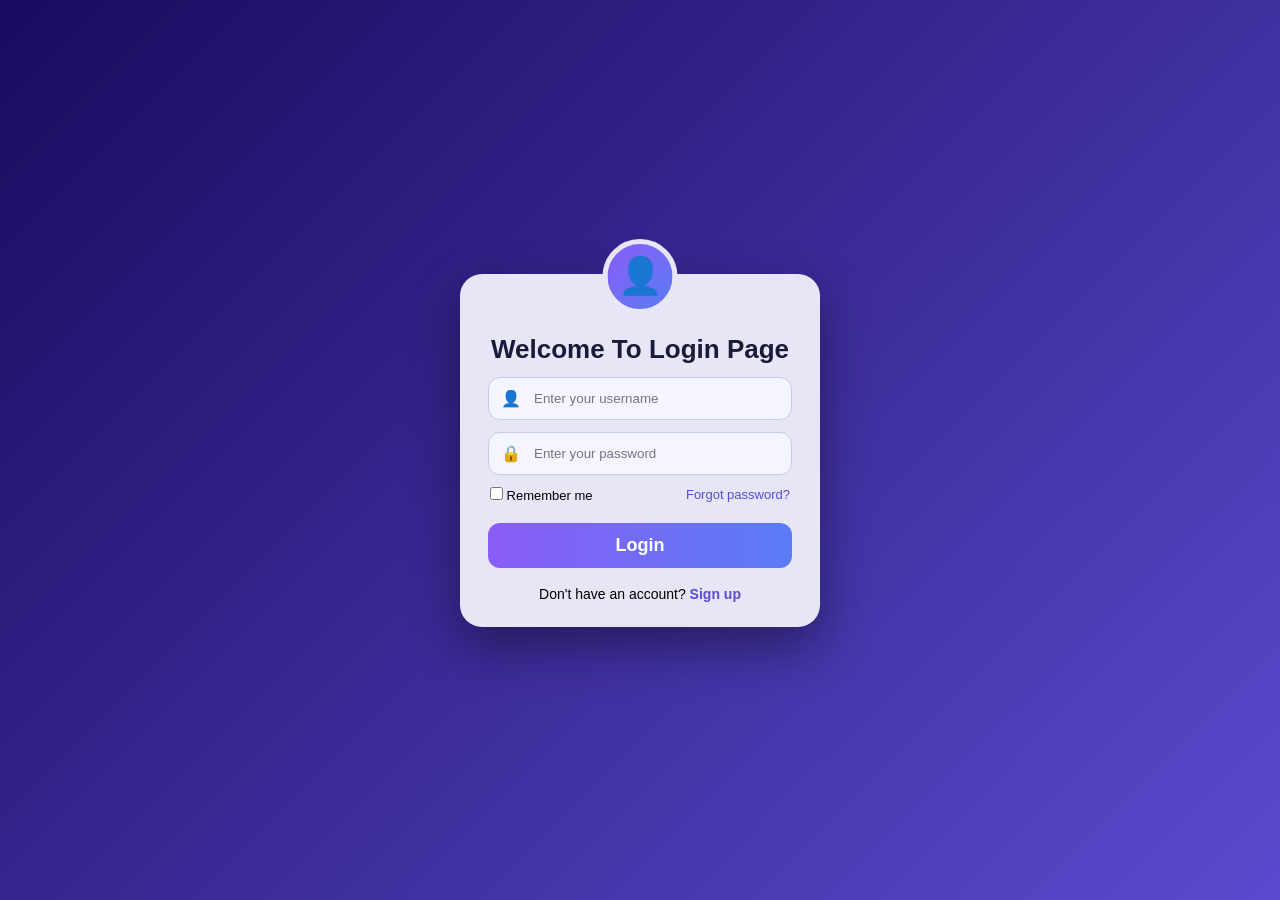
<file: index.html>
<!DOCTYPE html>
<html lang="en">
<head>
    <meta charset="UTF-8">
    <meta name="viewport" content="width=device-width, initial-scale=1.0">
    <title></title>
    <link rel="stylesheet" href="style.css">
</head>
<body>
    <div class="card">
        <div class="icon">👤</div>
        <h1>Welcome To Login Page</h1>

        <div class="input-box">
            <span>👤</span>
            <input id="username" type="text" placeholder="Enter your username">
        </div>

        <div class="input-box">
            <span>🔒</span>
            <input id="password" type="password" placeholder="Enter your password">
        </div>

        <div class="options">
            <label><input type="checkbox"> Remember me</label>
            <a href="#">Forgot password?</a>
        </div>

        <button id="loginBtn">Login</button>
        <div id="msg"></div>

        <div class="signup">Don't have an account? <b>Sign up</b></div>
    </div>

    <script src="main.js"></script>
</body>
</html>
</file>
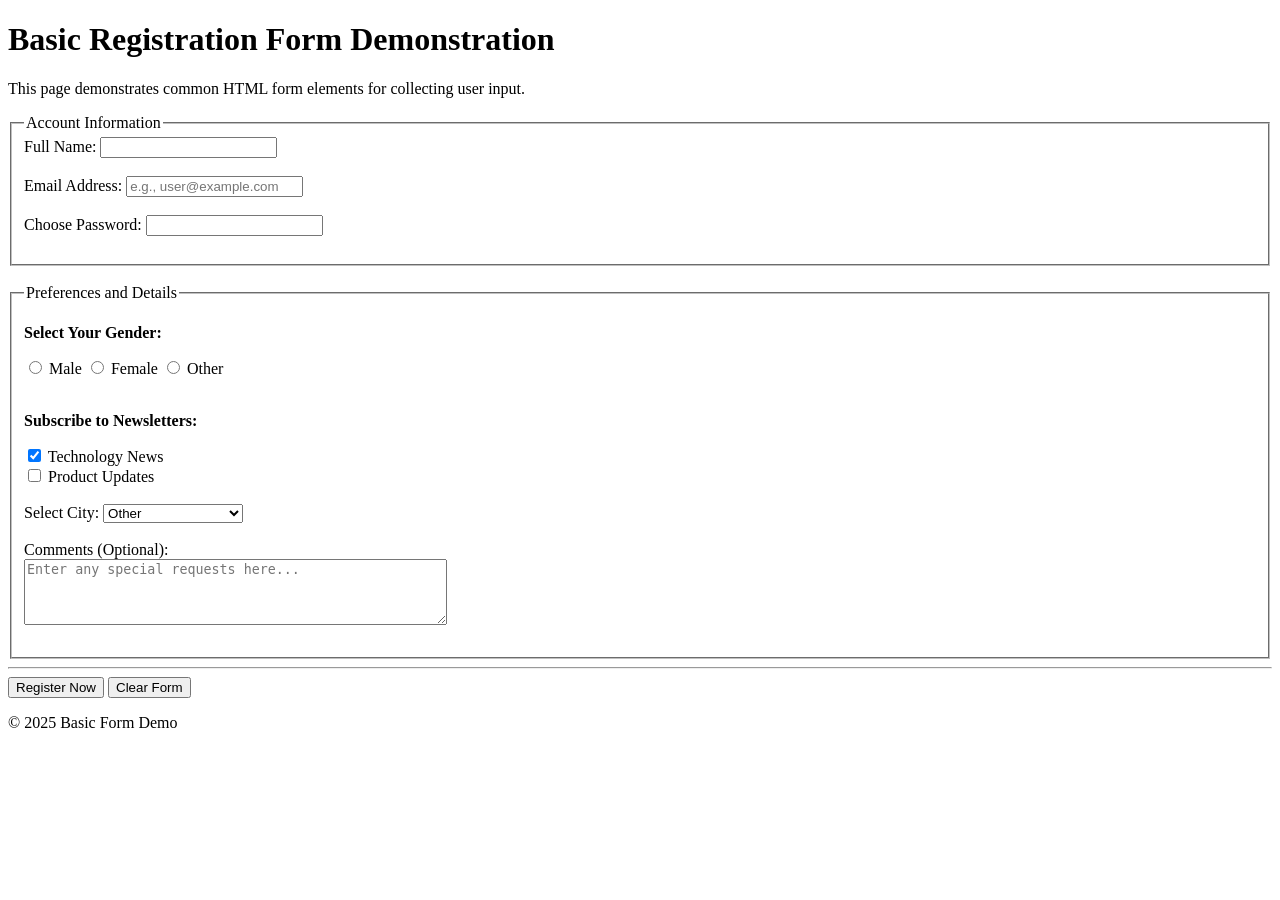
<file: 02_basic_form.html>
<!DOCTYPE html>
<html lang="en">
<head>
    <meta charset="UTF-8">
    <title>Basic HTML Form Tags</title>
</head>
<body>

    <h1>Basic Registration Form Demonstration</h1>
    <p>This page demonstrates common HTML form elements for collecting user input.</p>

    <form action="/submit-data" method="post">

        <fieldset>
            <legend>Account Information</legend>

            <label for="name">Full Name:</label>
            <input type="text" id="name" name="full_name" required>
            <br><br>

            <label for="email">Email Address:</label>
            <input type="email" id="email" name="email_address" placeholder="e.g., user@example.com" required>
            <br><br>

            <label for="password">Choose Password:</label>
            <input type="password" id="password" name="user_password" minlength="8" required>
            <br><br>
        </fieldset>

        <br>

        <fieldset>
            <legend>Preferences and Details</legend>

            <p><strong>Select Your Gender:</strong></p>
            <input type="radio" id="male" name="gender" value="male">
            <label for="male">Male</label>

            <input type="radio" id="female" name="gender" value="female">
            <label for="female">Female</label>

            <input type="radio" id="other" name="gender" value="other">
            <label for="other">Other</label>
            <br><br>

            <p><strong>Subscribe to Newsletters:</strong></p>
            <input type="checkbox" id="news_tech" name="newsletter" value="tech" checked>
            <label for="news_tech">Technology News</label>
            <br>
            <input type="checkbox" id="news_prod" name="newsletter" value="product">
            <label for="news_prod">Product Updates</label>
            <br><br>

            <label for="city">Select City:</label>
            <select id="city" name="city_selection">
                <option value="csn">Chh Sambhajinagar</option>
                <option value="pune">Pune</option>
                <option value="bom">Mumbai</option>
                <option value="other" selected>Other</option>
            </select>
            <br><br>

            <label for="comments">Comments (Optional):</label><br>
            <textarea id="comments" name="user_comments" rows="4" cols="50" placeholder="Enter any special requests here..."></textarea>
            <br><br>

        </fieldset>

        <hr>

        <input type="submit" value="Register Now">
        <input type="reset" value="Clear Form">

    </form>

    <footer>
        <p>&copy; 2025 Basic Form Demo</p>
    </footer>

</body>
</html>
</file>
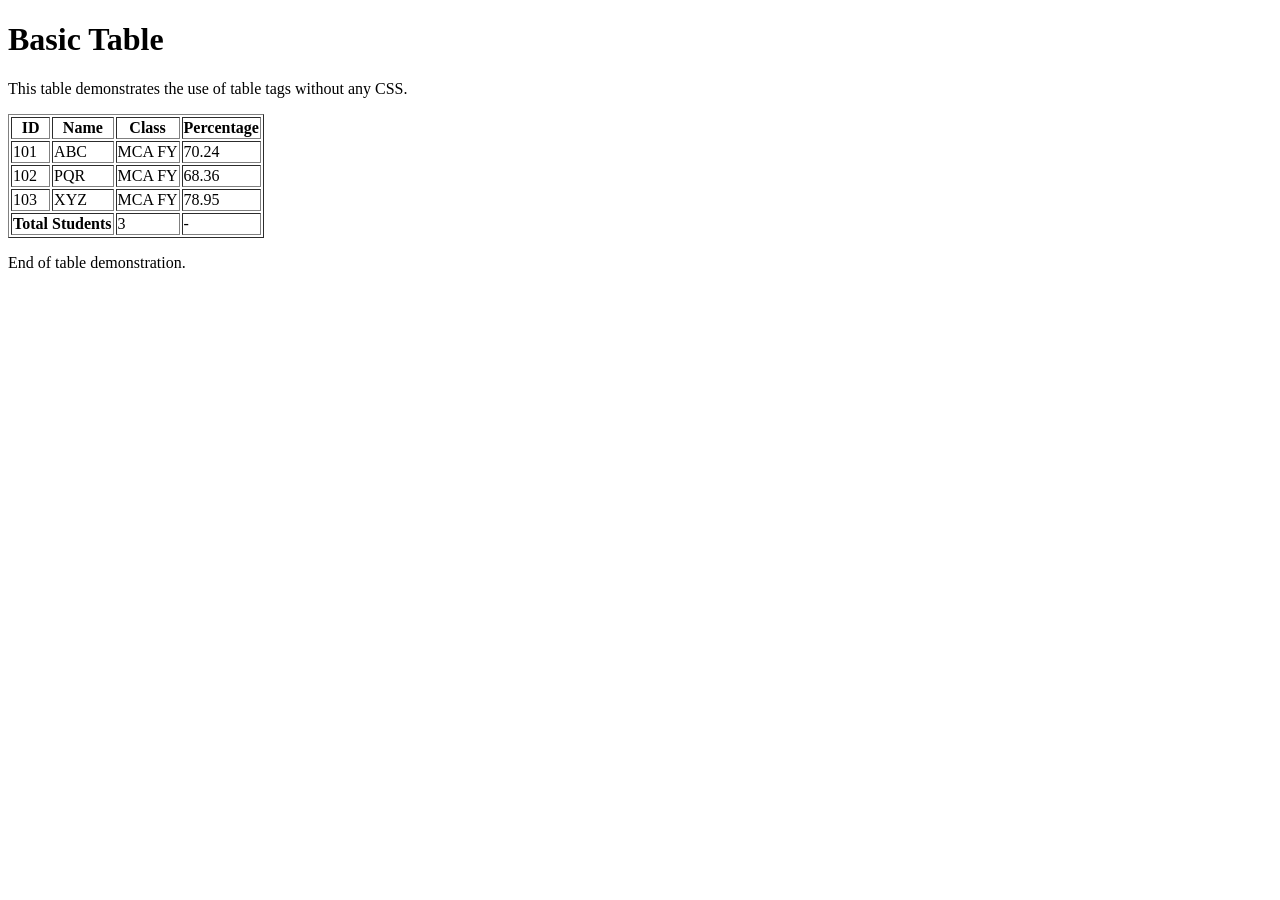
<file: 03_basic_table.html>
<!DOCTYPE html>
<html lang="en">
<head>
    <meta charset="UTF-8">
    <title>Basic HTML Table Example</title>
</head>
<body>

    <h1>Basic Table</h1>
    <p>This table demonstrates the use of table tags without any CSS.</p>

    <table border="1">

        <thead>
            <tr>
                <th>ID</th>
                <th>Name</th>
                <th>Class</th>
                <th>Percentage</th>
            </tr>
        </thead>

        <tbody>

            <tr>
                <td>101</td>
                <td>ABC</td>
                <td>MCA FY</td>
                <td>70.24</td>
            </tr>

            <tr>
                <td>102</td>
                <td>PQR</td>
                <td>MCA FY</td>
                <td>68.36</td>
            </tr>

            <tr>
                <td>103</td>
                <td>XYZ</td>
                <td>MCA FY</td>
                <td>78.95</td>
            </tr>

        </tbody>

        <tfoot>
            <tr>
                <td colspan="2"><strong>Total Students</strong></td>
                <td>3</td>
                <td>-</td>
            </tr>
        </tfoot>

    </table>

    <footer>
        <p>End of table demonstration.</p>
    </footer>

</body>
</html>
</file>
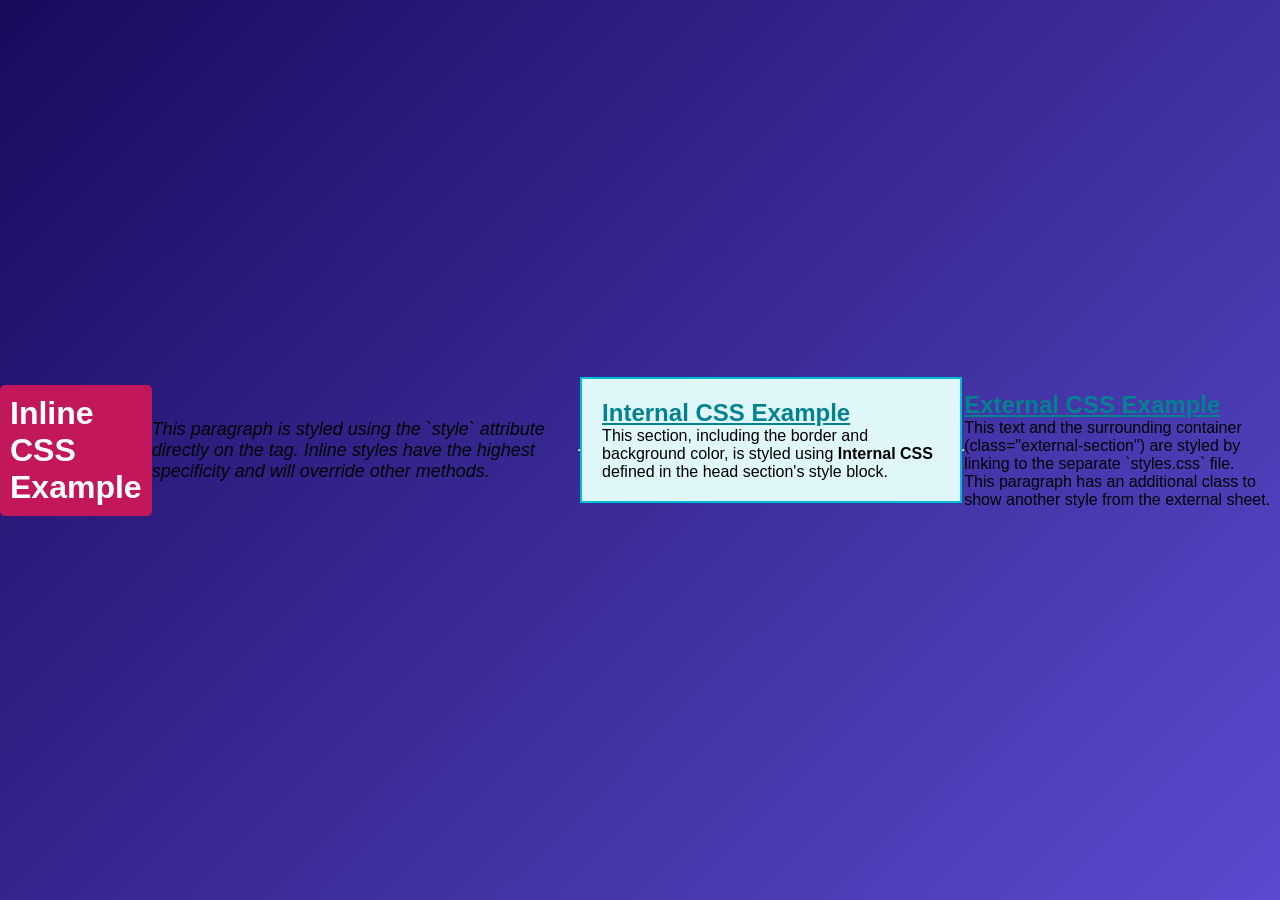
<file: 04_CSS_types.html>
<!DOCTYPE html>
<html lang="en">
<head>
    <meta charset="UTF-8">
    <title>CSS Application Methods</title>

    <link rel="stylesheet" href="style.css">

    <style>
        /* This style targets the main container using its ID */
        #internal-section {
            background-color: #e0f7fa; /* Light cyan background */
            padding: 20px;
            border: 2px solid #00bcd4; /* Cyan border */
            margin-bottom: 20px;
        }

        /* This style targets all <h2> elements */
        h2 {
            color: #00838f; /* Dark teal text */
            text-decoration: underline;
        }
    </style>
</head>
<body>

    <h1 style="color: white; background-color: #c2185b; padding: 10px; border-radius: 5px;">
        Inline CSS Example
    </h1>
    <p style="font-size: 18px; font-style: italic;">
        This paragraph is styled using the `style` attribute directly on the tag.
        Inline styles have the highest specificity and will override other methods.
    </p>

    <hr>

    <div id="internal-section">
        <h2>Internal CSS Example</h2>
        <p>
            This section, including the border and background color, is styled using <strong>Internal CSS</strong> defined in the head section's style block.
        </p>
    </div>

    <hr>

    <div class="external-section">
        <h2>External CSS Example</h2>
        <p>
            This text and the surrounding container (class="external-section") are styled by linking to the separate `styles.css` file.
        </p>
        <p class="special-text">
            This paragraph has an additional class to show another style from the external sheet.
        </p>
    </div>

</body>
</html>
</file>
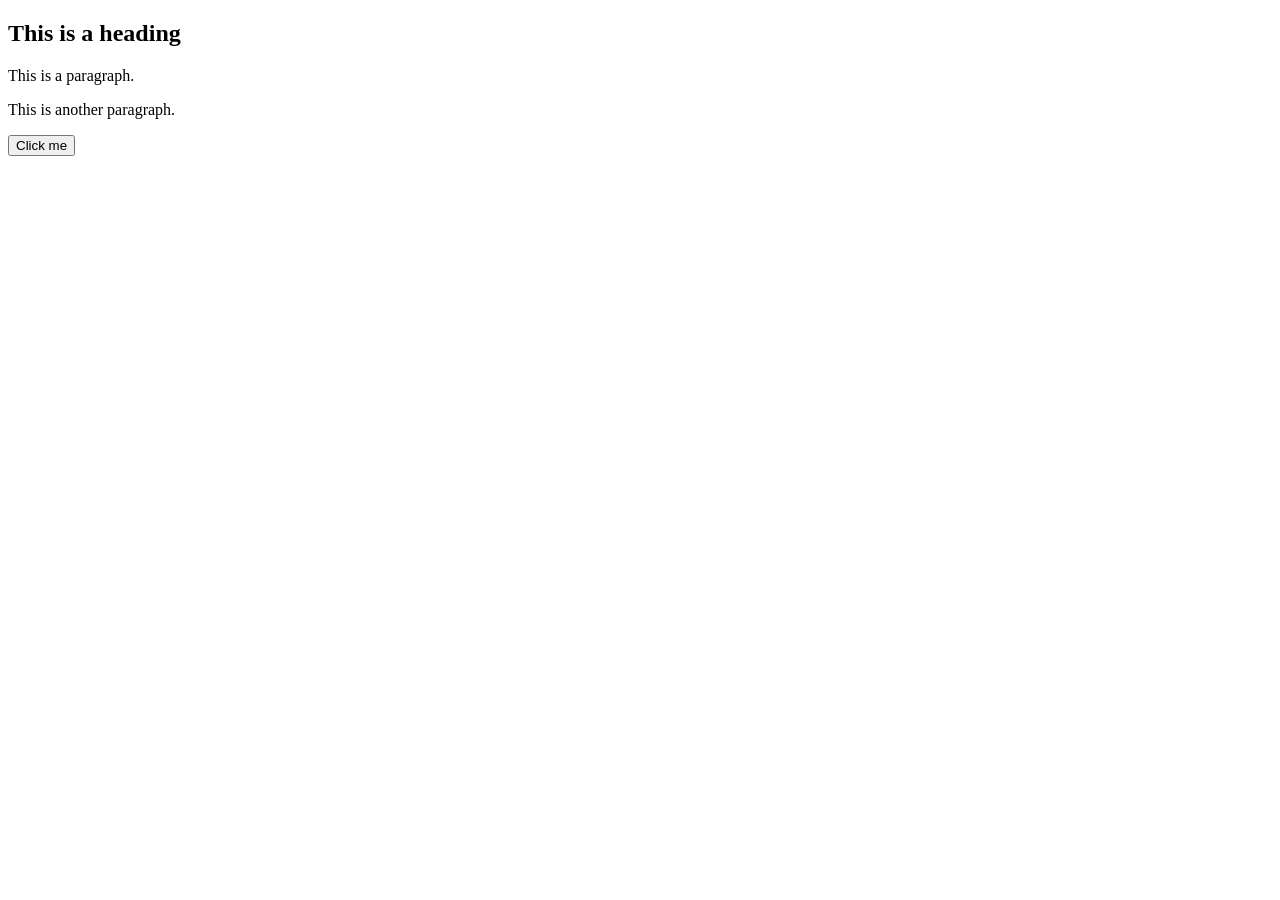
<file: 11_jquery_basics.html>
<!DOCTYPE html>
<html>
<head>
<script src="https://ajax.googleapis.com/ajax/libs/jquery/3.7.1/jquery.min.js"></script>
<script>
$(document).ready(function(){
  $("button").click(function(){
    $("#test").hide();
  });
});
</script>
</head>
<body>

<h2>This is a heading</h2>

<p>This is a paragraph.</p>
<p id="test">This is another paragraph.</p>

<button>Click me</button>

</body>
</html>
</file>
<file: style.css>
*{
    margin:0;
    padding:0;
    box-sizing:border-box;
    font-family: Arial, sans-serif;
}
body{
    height:100vh;
    display:flex;
    justify-content:center;
    align-items:center;
    background: linear-gradient(135deg, #1a0a5e, #5a4bcf);
}
.card{
    background:#e6e6f7;
    width:360px;
    padding:50px 28px 25px;
    border-radius:22px;
    text-align:center;
    position:relative;
    box-shadow:0 20px 50px rgba(0,0,0,0.4);
}
.icon{
    width:75px;
    height:75px;
    background: linear-gradient(135deg, #8a5cf5, #5a7cf5);
    color:white;
    font-size:36px;
    border-radius:50%;
    display:flex;
    justify-content:center;
    align-items:center;
    position:absolute;
    top:-35px;
    left:50%;
    transform:translateX(-50%);
    border:5px solid #e6e6f7;
}
.card h1{color:#1a1a3a; font-size:26px; margin-top:10px;}
.card p{color:#666; margin:6px 0 22px;}
.input-box{
    background:#f5f5ff;
    border:1px solid #c9c9e8;
    display:flex;
    align-items:center;
    padding:0 12px;
    border-radius:12px;
    margin:12px 0;
}
.input-box input{
    border:none;
    outline:none;
    background:transparent;
    padding:13px;
    width:100%;
}
.options{
    display:flex;
    justify-content:space-between;
    font-size:13px;
    margin:12px 2px;
}
.options a{color:#5a4bcf; text-decoration:none;}
button{
    width:100%;
    padding:12px;
    border:none;
    border-radius:12px;
    background: linear-gradient(90deg, #8a5cf5, #5a7cf5);
    color:white;
    font-size:18px;
    font-weight:bold;
    cursor:pointer;
    margin-top:8px;
}
#msg{
    margin-top:15px;
    padding:11px;
    border-radius:8px;
    display:none;
    font-weight:bold;
    font-size:14px;
}
.signup{margin-top:18px; font-size:14px;}
.signup b{color:#5a4bcf; cursor:pointer;}
</file>
